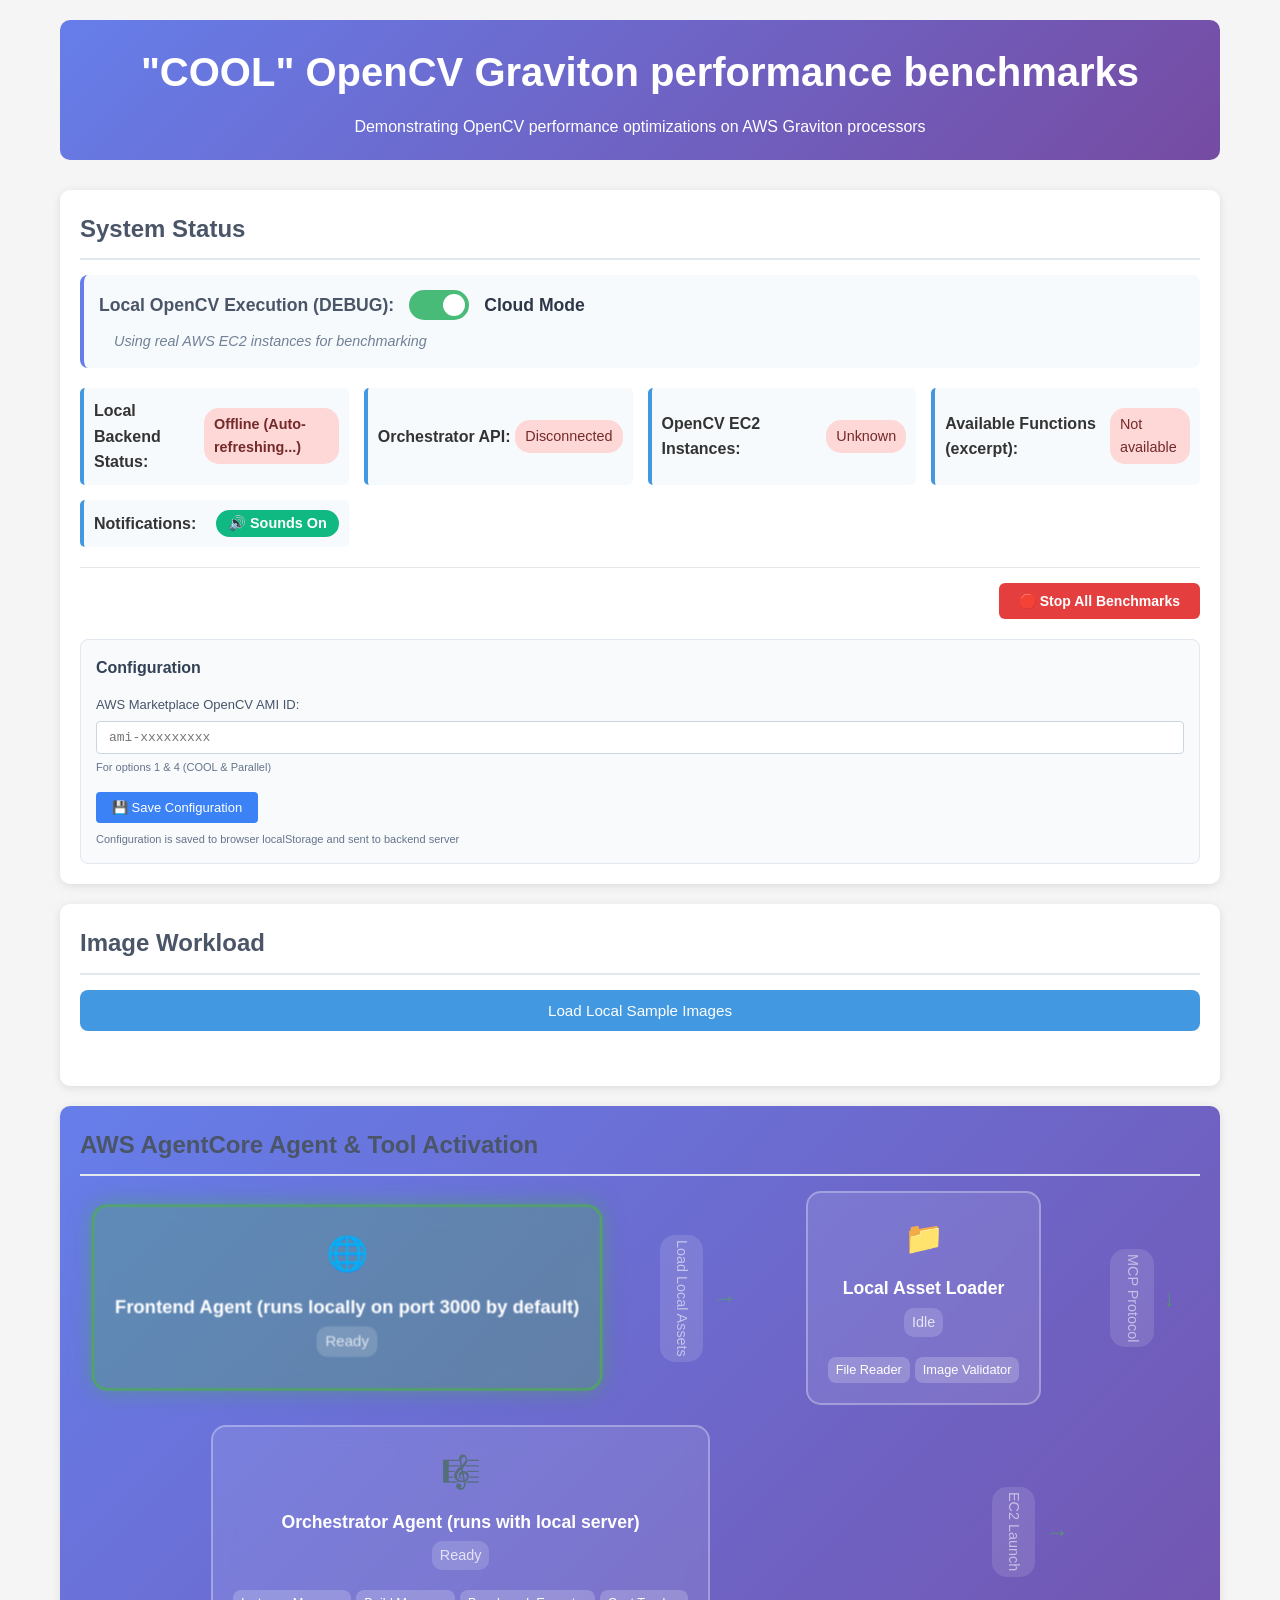
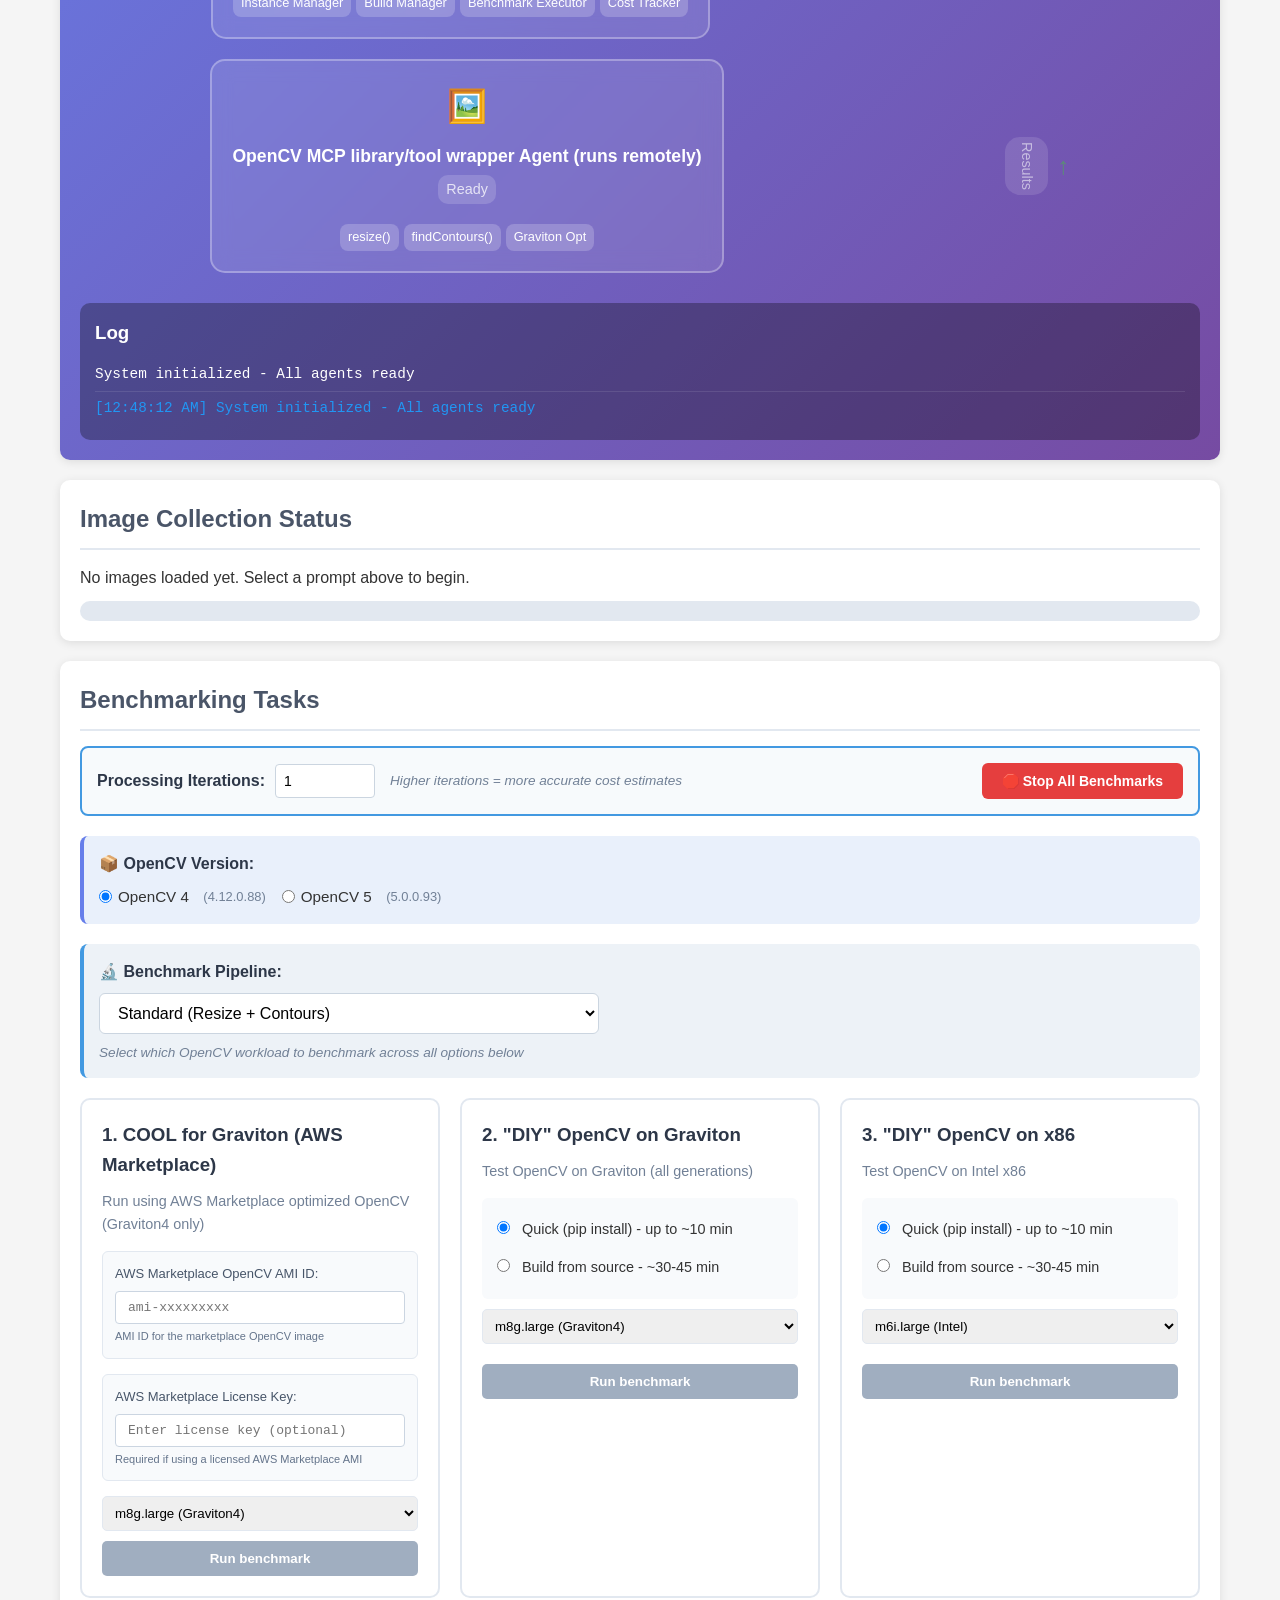
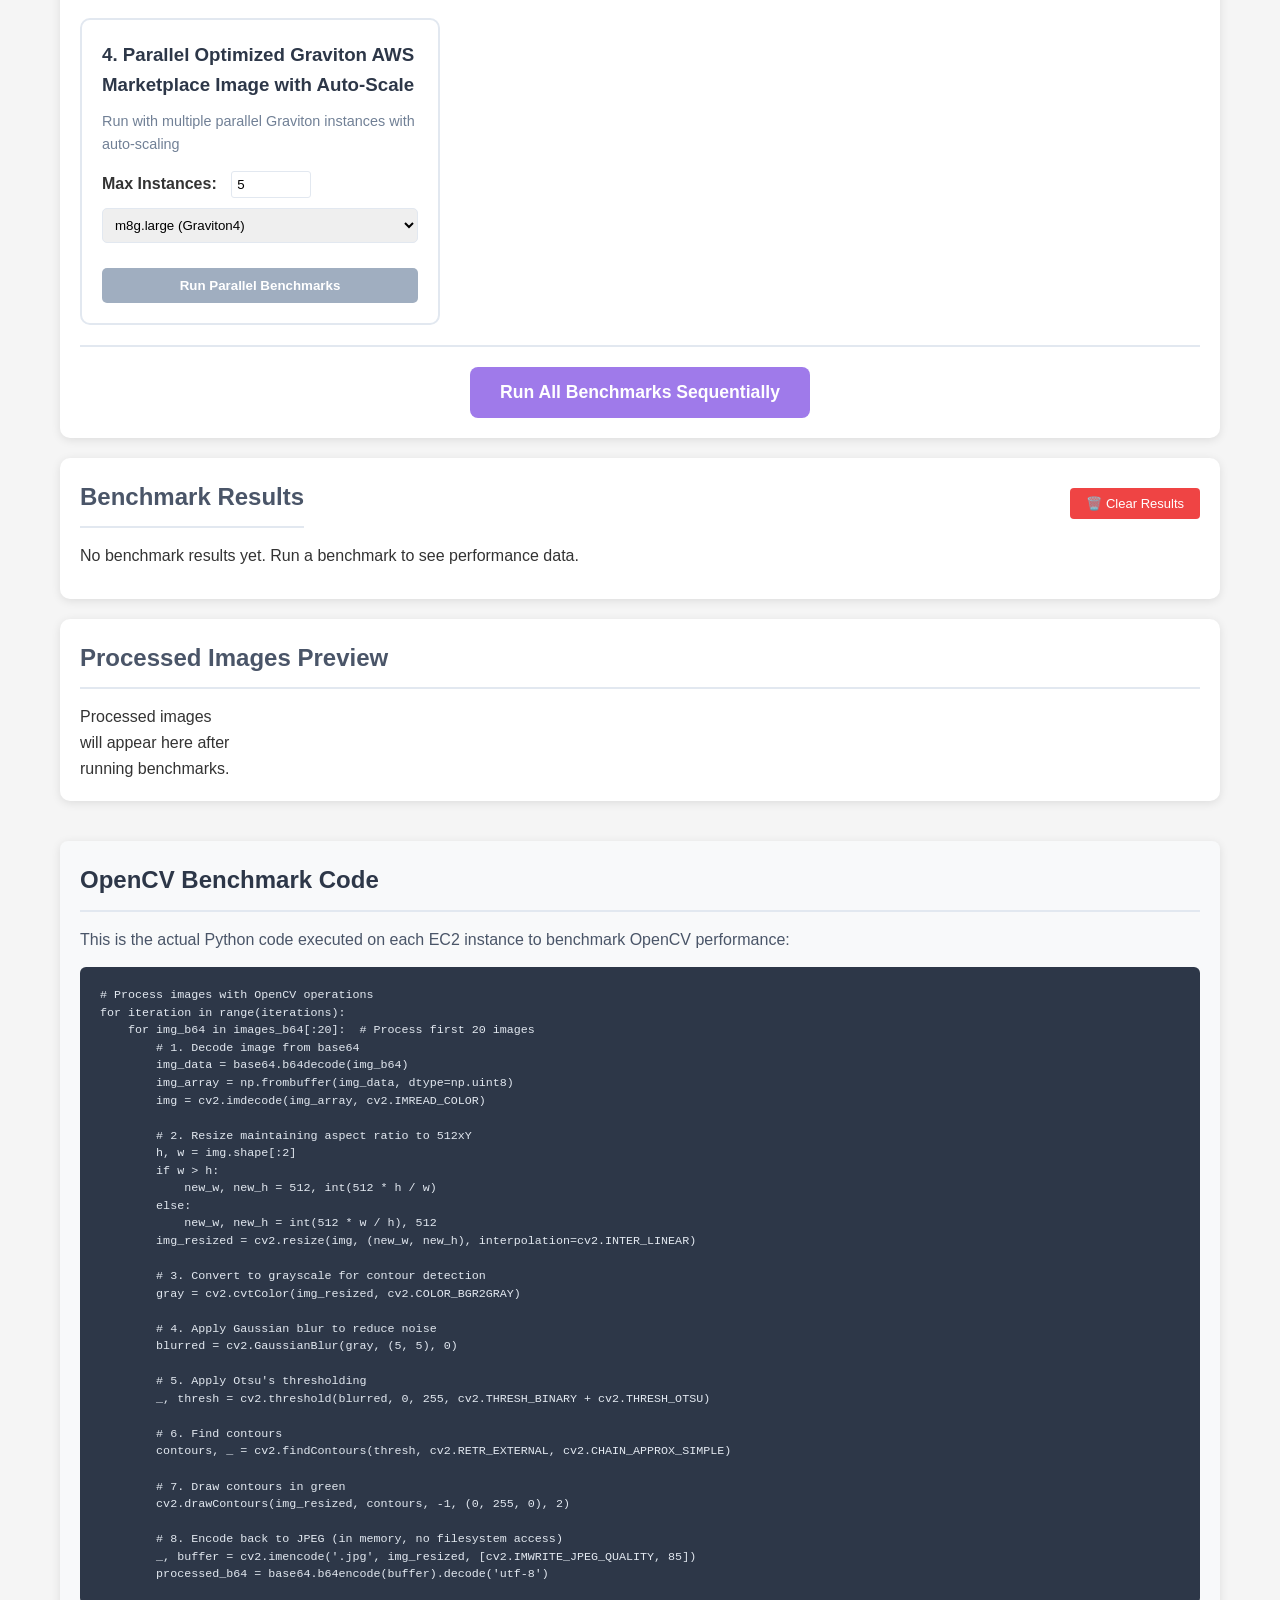
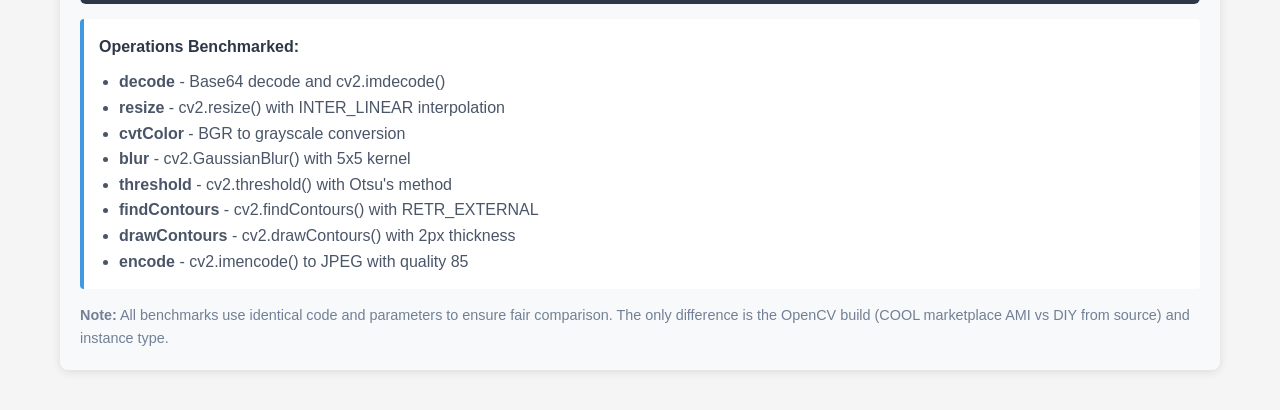
<file: frontend/index.html>
<!DOCTYPE html>
<html lang="en">
<head>
    <meta charset="UTF-8">
    <meta name="viewport" content="width=device-width, initial-scale=1.0">
    <meta http-equiv="Cache-Control" content="no-cache, no-store, must-revalidate">
    <meta http-equiv="Pragma" content="no-cache">
    <meta http-equiv="Expires" content="0">
    <title>OpenCV Graviton Performance Benchmark</title>
    <script>
        // Cache busting - add timestamp to CSS and JS loads
        (function() {
            const timestamp = new Date().getTime();
            
            // Load CSS with cache busting
            const link = document.createElement('link');
            link.rel = 'stylesheet';
            link.href = `styles.css?v=${timestamp}`;
            document.head.appendChild(link);
            
            // Load JS with cache busting (will be added at end of body)
            window.cacheBustTimestamp = timestamp;
        })();
    </script>
</head>
<body>
    <div class="container">
        <header>
            <h1>"COOL" OpenCV Graviton performance benchmarks</h1>
            <p>Demonstrating OpenCV performance optimizations on AWS Graviton processors</p>
        </header>

        <section class="status-panel">
            <h2>System Status</h2>
            <div class="backend-switcher">
                <label class="switch-label">
                    <span class="switch-text">Local OpenCV Execution (DEBUG):</span>
                    <div class="toggle-switch">
                        <input type="checkbox" id="backend-toggle" checked>
                        <span class="toggle-slider"></span>
                    </div>
                    <span id="backend-mode-label" class="mode-label">Cloud Mode</span>
                </label>
                <div class="mode-description" id="mode-description">
                    Using real AWS EC2 instances for benchmarking
                </div>
            </div>
            <div class="status-grid">
                <div class="status-item">
                    <span class="status-label">Local Backend Status:</span>
                    <span id="backend-mode" class="status-value mode-indicator">Checking...</span>
                </div>
                <div class="status-item">
                    <span class="status-label">Orchestrator API:</span>
                    <span id="opencv-status" class="status-value">Checking...</span>
                </div>
                <div class="status-item">
                    <span class="status-label">OpenCV EC2 Instances:</span>
                    <span id="mcp-status" class="status-value">Checking...</span>
                </div>
                <div class="status-item">
                    <span class="status-label">Available Functions (excerpt):</span>
                    <span id="graviton-functions" class="status-value">Loading...</span>
                </div>
                <div class="status-item">
                    <span class="status-label">Notifications:</span>
                    <button id="toggle-sounds-btn" class="sound-toggle-btn">🔊 Sounds On</button>
                </div>
            </div>
            
            <div class="status-actions" style="text-align: center; margin: 20px 0;">
                <button id="stop-all-benchmarks-top" class="stop-button" title="Stop all running benchmarks and terminate EC2 instances">
                    🛑 Stop All Benchmarks
                </button>
            </div>
            
            <div class="config-section">
                <h3>Configuration</h3>
                <div class="config-grid">
                    <div class="config-item">
                        <label for="marketplace-ami-id">AWS Marketplace OpenCV AMI ID:</label>
                        <input type="text" id="marketplace-ami-id" value="" placeholder="ami-xxxxxxxxx" />
                        <small>For options 1 & 4 (COOL & Parallel)</small>
                    </div>
                </div>
                <button id="save-config-btn" class="save-config-btn">💾 Save Configuration</button>
                <small style="display: block; margin-top: 8px; color: #64748b; font-size: 11px;">
                    Configuration is saved to browser localStorage and sent to backend server
                </small>
            </div>
        </section>

        <section class="prompts-panel">
            <h2>Image Workload</h2>
            <div class="prompt-buttons">
                <button id="local-images-btn" class="prompt-btn">Load Local Sample Images</button>
            </div>
        </section>

        <section class="agent-communication">
            <h2>AWS AgentCore Agent & Tool Activation</h2>
            <div class="communication-diagram">
                <div class="agent-node" id="frontend-agent">
                    <div class="agent-icon">🌐</div>
                    <div class="agent-label">Frontend Agent (runs locally on port 3000 by default)</div>
                    <div class="agent-status">Ready</div>
                </div>
                
                <div class="communication-flow" id="flow-1">
                    <div class="flow-arrow">→</div>
                    <div class="flow-label">Load Local Assets</div>
                </div>

                <div class="agent-node" id="search-agent">
                    <div class="agent-icon">📁</div>
                    <div class="agent-label">Local Asset Loader</div>
                    <div class="agent-status">Idle</div>
                    <div class="agent-tools">
                        <span class="tool" id="tool-file-reader">File Reader</span>
                        <span class="tool" id="tool-image-validator">Image Validator</span>
                    </div>
                </div>
                
                <div class="communication-flow" id="flow-2">
                    <div class="flow-arrow">↓</div>
                    <div class="flow-label">MCP Protocol</div>
                </div>
                
                <div class="agent-node" id="orchestrator-agent">
                    <div class="agent-icon">🎼</div>
                    <div class="agent-label">Orchestrator Agent (runs with local server)</div>
                    <div class="agent-status">Ready</div>
                    <div class="agent-tools">
                        <span class="tool" id="tool-instance-manager">Instance Manager</span>
                        <span class="tool" id="tool-build-manager">Build Manager</span>
                        <span class="tool" id="tool-benchmark-executor">Benchmark Executor</span>
                        <span class="tool" id="tool-cost-tracker">Cost Tracker</span>
                    </div>
                </div>
                
                <div class="communication-flow" id="flow-3">
                    <div class="flow-arrow">→</div>
                    <div class="flow-label">EC2 Launch</div>
                </div>
                
                <div class="agent-node" id="opencv-agent">
                    <div class="agent-icon">🖼️</div>
                    <div class="agent-label">OpenCV MCP library/tool wrapper Agent (runs remotely)</div>
                    <div class="agent-status">Ready</div>
                    <div class="agent-tools">
                        <span class="tool" id="tool-resize">resize()</span>
                        <span class="tool" id="tool-findcontours">findContours()</span>
                        <span class="tool" id="tool-graviton-opt">Graviton Opt</span>
                    </div>
                </div>
                
                <div class="communication-flow" id="flow-4">
                    <div class="flow-arrow">↑</div>
                    <div class="flow-label">Results</div>
                </div>
            </div>
            
            <div class="communication-log">
                <h3>Log</h3>
                <div id="comm-log" class="log-container">
                    <div class="log-entry">System initialized - All agents ready</div>
                </div>
            </div>
        </section>

        <section class="image-status">
            <h2>Image Collection Status</h2>
            <div id="image-collection-status">
                <p>No images loaded yet. Select a prompt above to begin.</p>
            </div>
            <div class="progress-bar">
                <div id="progress-fill" class="progress-fill"></div>
            </div>
            
            <div class="live-image-preview" style="display: none;" id="live-preview-section">
                <h3>Live Image Preview</h3>
                <div id="current-image-display" class="current-image-display">
                    <div class="current-image-placeholder">Images will appear here as they're loaded...</div>
                </div>
                <div class="preview-stats">
                    <span id="preview-count">0</span> images loaded
                    <span class="preview-separator">•</span>
                    <span id="preview-rate">0</span> images/sec
                    <span class="preview-separator">•</span>
                    <span id="current-image-info">Ready</span>
                </div>
            </div>
        </section>

        <section class="benchmark-panel">
            <h2>Benchmarking Tasks</h2>
            <div class="global-config">
                <label>Processing Iterations: 
                    <input type="number" id="processing-iterations" value="1" min="1" max="10000" title="Number of times to repeat processing for more accurate cost calculation">
                </label>
                <span class="config-hint">Higher iterations = more accurate cost estimates</span>
                <button id="stop-all-benchmarks" class="stop-button" title="Stop all running benchmarks and terminate EC2 instances">
                    🛑 Stop All Benchmarks
                </button>
            </div>
            <div class="pipeline-selector" style="margin: 20px 0; padding: 15px; background: #e9f0fb; border-radius: 8px; border-left: 4px solid #667eea;">
                <label style="font-weight: 600; color: #2d3748; display: block; margin-bottom: 8px;">📦 OpenCV Version:</label>
                <div style="display: flex; gap: 16px; align-items: center;">
                    <label style="display: flex; align-items: center; gap: 6px; font-size: 0.95em; cursor: pointer;">
                        <input type="radio" name="opencv-version" value="4" checked> OpenCV 4 &nbsp;<span style="color:#718096; font-size:0.85em;">(4.12.0.88)</span>
                    </label>
                    <label style="display: flex; align-items: center; gap: 6px; font-size: 0.95em; cursor: pointer;">
                        <input type="radio" name="opencv-version" value="5"> OpenCV 5 &nbsp;<span style="color:#718096; font-size:0.85em;">(5.0.0.93)</span>
                    </label>
                </div>
            </div>
            <div class="pipeline-selector" style="margin: 20px 0; padding: 15px; background: #edf2f7; border-radius: 8px; border-left: 4px solid #4299e1;">
                <label for="benchmark-pipeline" style="font-weight: 600; color: #2d3748; display: block; margin-bottom: 8px;">🔬 Benchmark Pipeline:</label>
                <select id="benchmark-pipeline" style="padding: 10px 14px; border-radius: 6px; border: 1px solid #cbd5e0; font-size: 1em; width: 100%; max-width: 500px; background: white; cursor: pointer;">
                    <option value="standard" selected>Standard (Resize + Contours)</option>
                    <option value="augmentation">Augmentation (Rotate + Resize 2x + Blur)</option>
                    <option value="analysis">Analysis (CLAHE + Hough Circles + Contours)</option>
                </select>
                <span class="config-hint" style="display: block; margin-top: 8px; color: #718096; font-size: 0.85em;" id="pipeline-description">
                    Select which OpenCV workload to benchmark across all options below
                </span>
            </div>
            <div class="benchmark-grid">
                <div class="benchmark-option">
                    <h3>1. COOL for Graviton (AWS Marketplace)</h3>
                    <p>Run using AWS Marketplace optimized OpenCV (Graviton4 only)</p>
                    <div class="license-input-group">
                        <label for="marketplace-ami-id-option1">AWS Marketplace OpenCV AMI ID:</label>
                        <input type="text" id="marketplace-ami-id-option1" value="" placeholder="ami-xxxxxxxxx" />
                        <small>AMI ID for the marketplace OpenCV image</small>
                    </div>
                    <div class="license-input-group">
                        <label for="marketplace-license-key">AWS Marketplace License Key:</label>
                        <input type="text" id="marketplace-license-key" placeholder="Enter license key (optional)" />
                        <small>Required if using a licensed AWS Marketplace AMI</small>
                    </div>
                    <select class="instance-type" data-test="optimized-graviton">
                        <option value="m8g.large">m8g.large (Graviton4)</option>
                        <option value="m8g.xlarge">m8g.xlarge (Graviton4)</option>
                        <option value="m8g.2xlarge">m8g.2xlarge (Graviton4)</option>
                        <option value="m8g.4xlarge">m8g.4xlarge (Graviton4)</option>
                        <option value="c8g.large">c8g.large (Graviton4)</option>
                        <option value="c8g.xlarge">c8g.xlarge (Graviton4)</option>
                    </select>
                    <button class="run-test" data-test="optimized-graviton">Run benchmark</button>
                    <div id="instance-summary-marketplace" class="instance-summary" style="display:none;">
                        <h4>Active Instances:</h4>
                        <div class="instance-list"></div>
                    </div>
                </div>

                <div class="benchmark-option">
                    <h3>2. "DIY" OpenCV on Graviton</h3>
                    <p>Test OpenCV on Graviton (all generations)</p>
                    <div class="build-mode-selector">
                        <label>
                            <input type="radio" name="graviton-build-mode" value="pip" checked>
                            Quick (pip install) - up to ~10 min
                        </label>
                        <label>
                            <input type="radio" name="graviton-build-mode" value="compile">
                            Build from source - ~30-45 min
                        </label>
                    </div>
                    <select class="instance-type" data-test="unoptimized-graviton">
                        <option value="m8g.large" selected>m8g.large (Graviton4)</option>
                        <option value="m8g.xlarge">m8g.xlarge (Graviton4)</option>
                        <option value="m8g.2xlarge">m8g.2xlarge (Graviton4)</option>
                        <option value="m8g.4xlarge">m8g.4xlarge (Graviton4)</option>
                        <option value="m8g.large">m8g.large (Graviton4)</option>
                        <option value="m8g.xlarge">m8g.xlarge (Graviton4)</option>
                        <option value="m8g.2xlarge">m8g.2xlarge (Graviton4)</option>
                        <option value="c8g.large">c8g.large (Graviton4)</option>
                        <option value="c8g.large">c8g.large (Graviton4)</option>
                    </select>
                    <div style="text-align: center;">
                        <button class="run-test" data-test="unoptimized-graviton" style="margin-top: 10px;">Run benchmark</button>
                    </div>
                    <div id="instance-summary-graviton" class="instance-summary" style="display:none;">
                        <h4>Active Instances:</h4>
                        <div class="instance-list"></div>
                    </div>
                    <div id="build-history-graviton" class="build-history" style="display:none;">
                        <h4>Last Build Attempt:</h4>
                        <div class="build-history-content"></div>
                    </div>
                    <div class="build-status" id="build-status-unoptimized-graviton" style="display:none;">
                        <div class="build-progress">
                            <div class="build-step" data-step="launching">Launching instance...</div>
                            <div class="build-step" data-step="installing">Installing OpenCV...</div>
                            <div class="build-step" data-step="running">Running benchmark...</div>
                        </div>
                    </div>
                </div>

                <div class="benchmark-option">
                    <h3>3. "DIY" OpenCV on x86</h3>
                    <p>Test OpenCV on Intel x86</p>
                    <div class="build-mode-selector">
                        <label>
                            <input type="radio" name="x86-build-mode" value="pip" checked>
                            Quick (pip install) - up to ~10 min
                        </label>
                        <label>
                            <input type="radio" name="x86-build-mode" value="compile">
                            Build from source - ~30-45 min
                        </label>
                    </div>
                    <select class="instance-type" data-test="unoptimized-x86">
                        <option value="m6i.large" selected>m6i.large (Intel)</option>
                        <option value="m7i.large">m7i.large (Intel)</option>
                        <option value="m7i.xlarge">m7i.xlarge (Intel)</option>
                        <option value="c6i.large">c6i.large (Intel)</option>
                        <option value="c7i.large">c7i.large (Intel)</option>
                    </select>
                    <div style="text-align: center;">
                        <button class="run-test" data-test="unoptimized-x86" style="margin-top: 10px;">Run benchmark</button>
                    </div>
                    <div id="instance-summary-x86" class="instance-summary" style="display:none;">
                        <h4>Active Instances:</h4>
                        <div class="instance-list"></div>
                    </div>
                    <div id="build-history-x86" class="build-history" style="display:none;">
                        <h4>Last Build Attempt:</h4>
                        <div class="build-history-content"></div>
                    </div>
                    <div class="build-status" id="build-status-unoptimized-x86" style="display:none;">
                        <div class="build-progress">
                            <div class="build-step" data-step="launching">Launching instance...</div>
                            <div class="build-step" data-step="installing">Installing OpenCV...</div>
                            <div class="build-step" data-step="running">Running benchmark...</div>
                        </div>
                    </div>
                </div>

                <div class="benchmark-option">
                    <h3>4. Parallel Optimized Graviton AWS Marketplace Image with Auto-Scale</h3>
                    <p>Run with multiple parallel Graviton instances with auto-scaling</p>
                    <div class="parallel-config">
                        <label>Max Instances: <input type="number" id="max-instances" value="5" min="1" max="20"></label>
                        <select class="instance-type" data-test="parallel-graviton">
                            <option value="m8g.large">m8g.large (Graviton4)</option>
                            <option value="m8g.xlarge">m8g.xlarge (Graviton4)</option>
                            <option value="m8g.2xlarge">m8g.2xlarge (Graviton4)</option>
                            <option value="c8g.large">c8g.large (Graviton4)</option>
                            <option value="c8g.xlarge">c8g.xlarge (Graviton4)</option>
                        </select>
                    </div>
                    <button class="run-test" data-test="parallel-graviton">Run Parallel Benchmarks</button>
                </div>
            </div>

            <div class="run-all-section">
                <button id="run-all-tests" class="run-all-btn">Run All Benchmarks Sequentially</button>
            </div>
        </section>

        <section class="results-panel">
            <div style="display: flex; justify-content: space-between; align-items: center; margin-bottom: 15px;">
                <h2 style="margin: 0;">Benchmark Results</h2>
                <button id="clear-results-btn" class="clear-results-btn" title="Clear all benchmark results and processed images">
                    🗑️ Clear Results
                </button>
            </div>
            <div id="results-container">
                <p>No benchmark results yet. Run a benchmark to see performance data.</p>
            </div>
        </section>

        <section class="image-preview">
            <h2>Processed Images Preview</h2>
            <div id="image-gallery">
                <p>Processed images will appear here after running benchmarks.</p>
            </div>
        </section>

        <section class="benchmark-code-section" style="margin-top: 40px; padding: 20px; background: #f8f9fa; border-radius: 8px;">
            <h2 style="margin-bottom: 15px; color: #2d3748;">OpenCV Benchmark Code</h2>
            <p style="color: #4a5568; margin-bottom: 15px;">This is the actual Python code executed on each EC2 instance to benchmark OpenCV performance:</p>
            <pre style="background: #2d3748; color: #e2e8f0; padding: 20px; border-radius: 6px; overflow-x: auto; font-size: 0.9em; line-height: 1.5;"><code># Process images with OpenCV operations
for iteration in range(iterations):
    for img_b64 in images_b64[:20]:  # Process first 20 images
        # 1. Decode image from base64
        img_data = base64.b64decode(img_b64)
        img_array = np.frombuffer(img_data, dtype=np.uint8)
        img = cv2.imdecode(img_array, cv2.IMREAD_COLOR)
        
        # 2. Resize maintaining aspect ratio to 512xY
        h, w = img.shape[:2]
        if w > h:
            new_w, new_h = 512, int(512 * h / w)
        else:
            new_w, new_h = int(512 * w / h), 512
        img_resized = cv2.resize(img, (new_w, new_h), interpolation=cv2.INTER_LINEAR)
        
        # 3. Convert to grayscale for contour detection
        gray = cv2.cvtColor(img_resized, cv2.COLOR_BGR2GRAY)
        
        # 4. Apply Gaussian blur to reduce noise
        blurred = cv2.GaussianBlur(gray, (5, 5), 0)
        
        # 5. Apply Otsu's thresholding
        _, thresh = cv2.threshold(blurred, 0, 255, cv2.THRESH_BINARY + cv2.THRESH_OTSU)
        
        # 6. Find contours
        contours, _ = cv2.findContours(thresh, cv2.RETR_EXTERNAL, cv2.CHAIN_APPROX_SIMPLE)
        
        # 7. Draw contours in green
        cv2.drawContours(img_resized, contours, -1, (0, 255, 0), 2)
        
        # 8. Encode back to JPEG (in memory, no filesystem access)
        _, buffer = cv2.imencode('.jpg', img_resized, [cv2.IMWRITE_JPEG_QUALITY, 85])
        processed_b64 = base64.b64encode(buffer).decode('utf-8')</code></pre>
            <div style="margin-top: 15px; padding: 15px; background: white; border-left: 4px solid #4299e1; border-radius: 4px;">
                <p style="margin: 0; color: #2d3748; font-weight: 600;">Operations Benchmarked:</p>
                <ul style="margin: 10px 0 0 20px; color: #4a5568;">
                    <li><strong>decode</strong> - Base64 decode and cv2.imdecode()</li>
                    <li><strong>resize</strong> - cv2.resize() with INTER_LINEAR interpolation</li>
                    <li><strong>cvtColor</strong> - BGR to grayscale conversion</li>
                    <li><strong>blur</strong> - cv2.GaussianBlur() with 5x5 kernel</li>
                    <li><strong>threshold</strong> - cv2.threshold() with Otsu's method</li>
                    <li><strong>findContours</strong> - cv2.findContours() with RETR_EXTERNAL</li>
                    <li><strong>drawContours</strong> - cv2.drawContours() with 2px thickness</li>
                    <li><strong>encode</strong> - cv2.imencode() to JPEG with quality 85</li>
                </ul>
            </div>
            <p style="margin-top: 15px; color: #718096; font-size: 0.9em;">
                <strong>Note:</strong> All benchmarks use identical code and parameters to ensure fair comparison. 
                The only difference is the OpenCV build (COOL marketplace AMI vs DIY from source) and instance type.
            </p>
        </section>
    </div>

    <script>
        // Cache busting - load app.js with timestamp
        const script = document.createElement('script');
        script.src = `app.js?v=${window.cacheBustTimestamp || new Date().getTime()}`;
        document.body.appendChild(script);
    </script>
</body>
</html>
</file>
